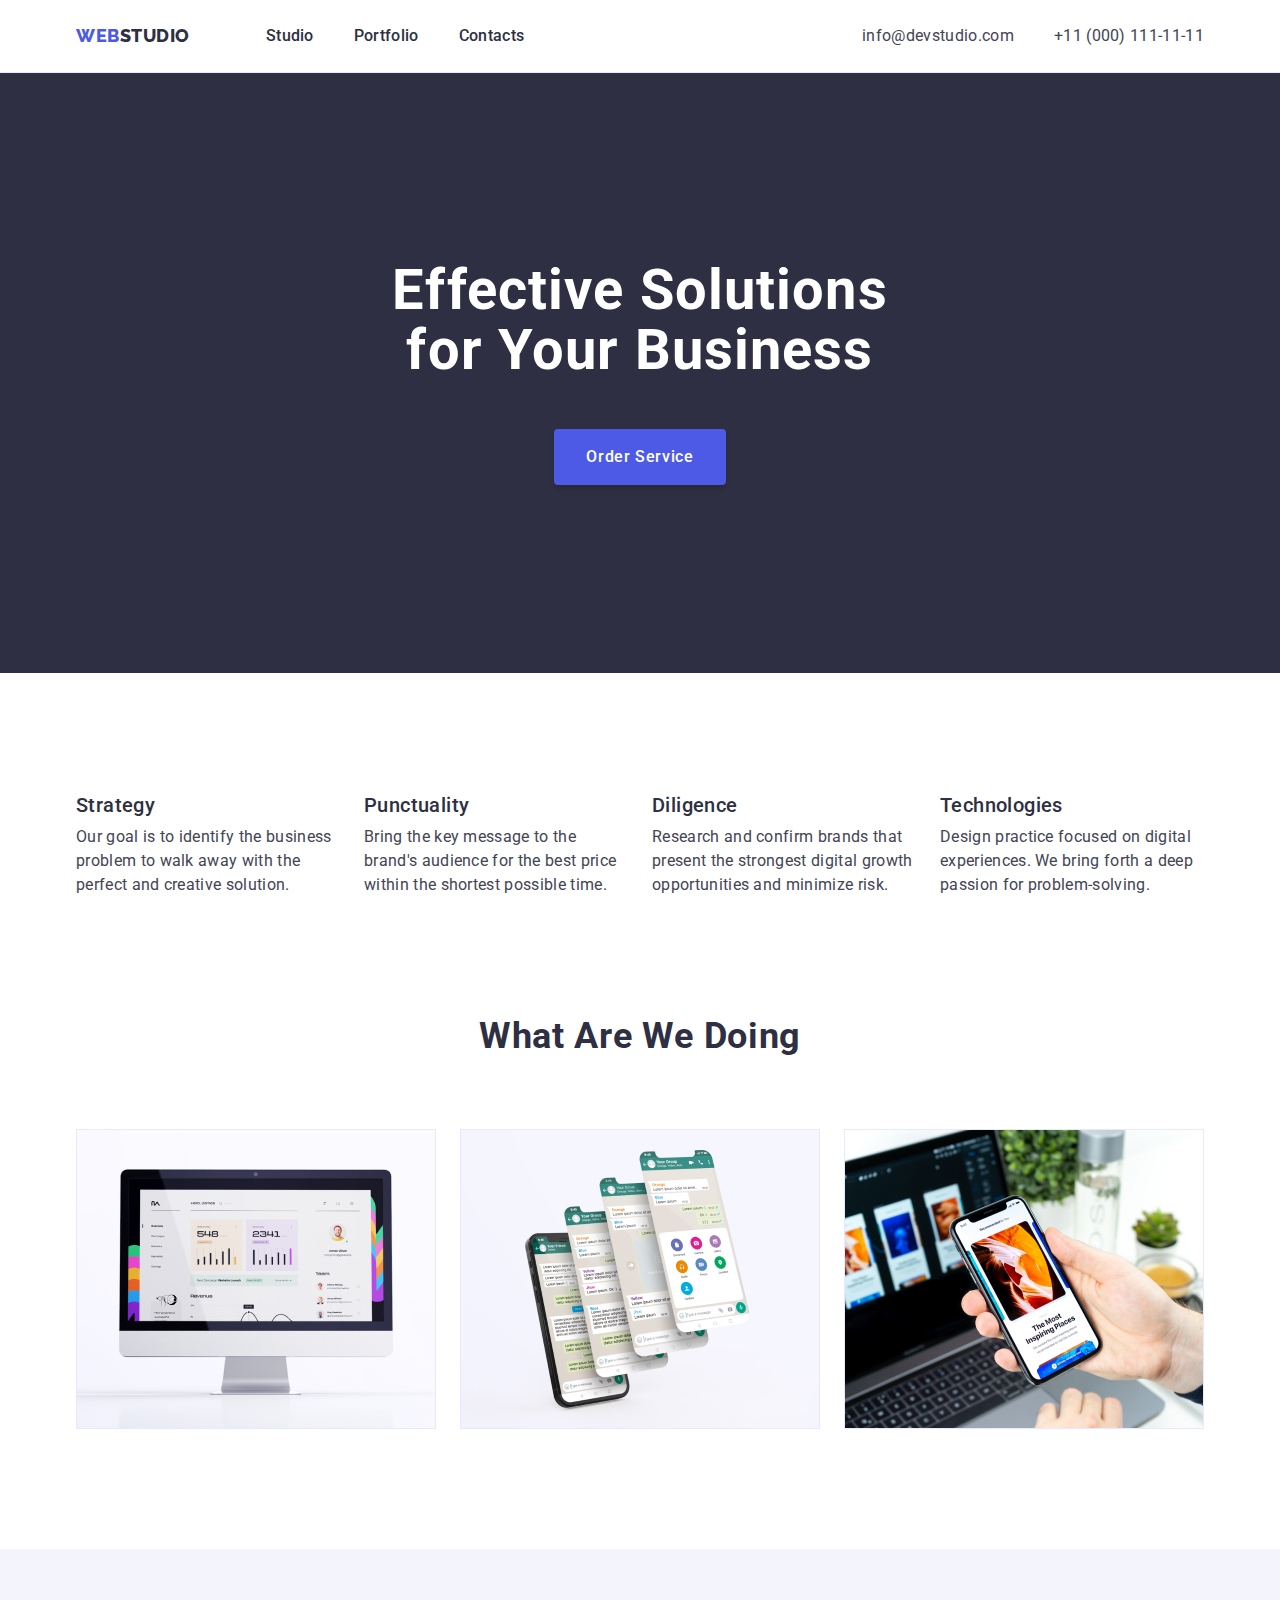
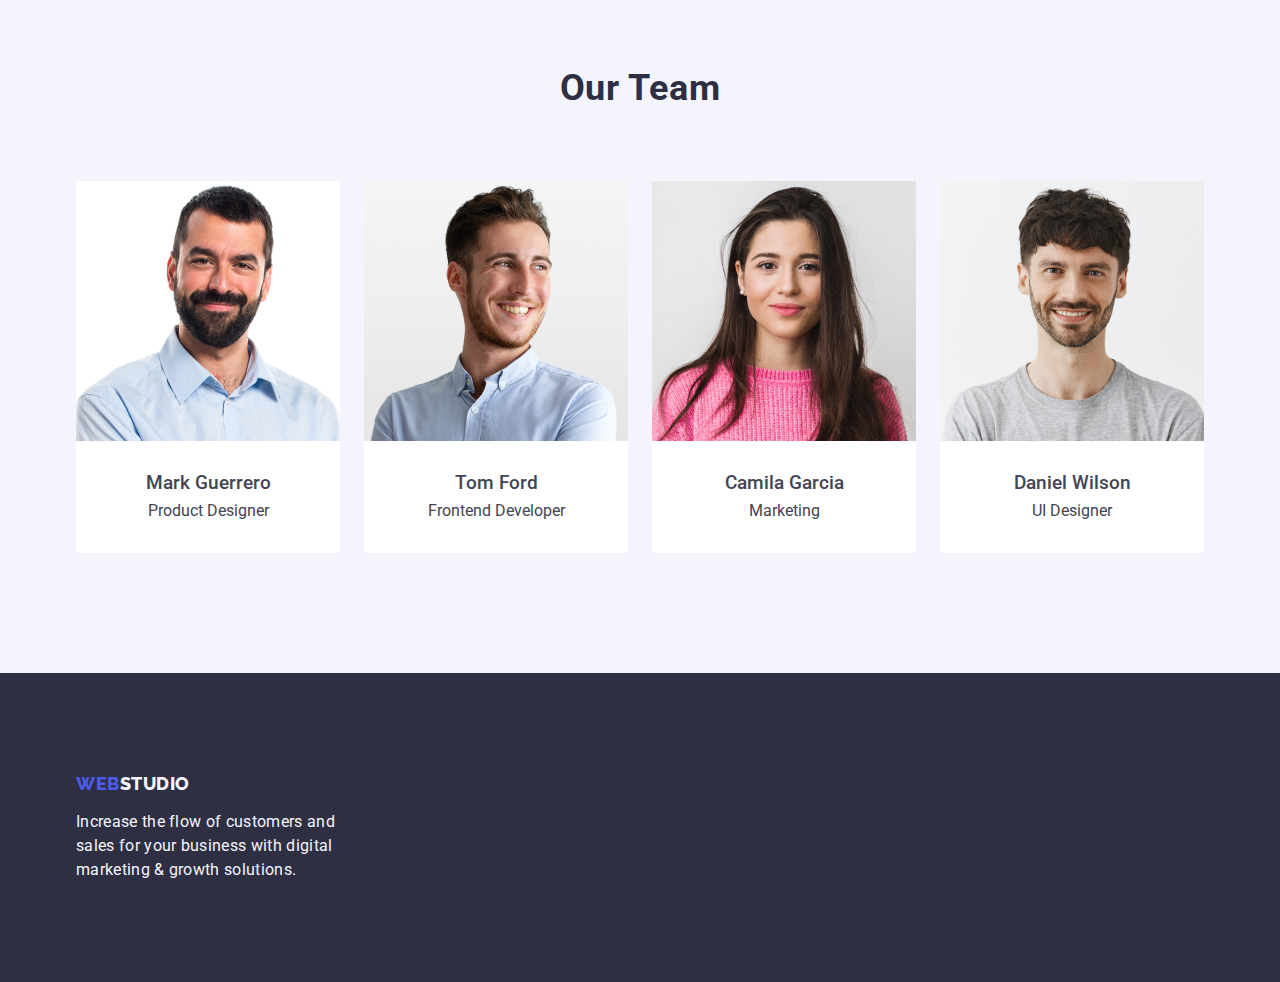
<file: index.html>
<!DOCTYPE html>
<html lang="en">

<head>
    <meta charset="UTF-8">
    <meta http-equiv="X-UA-Compatible" content="IE=edge">
    <meta name="viewport" content="width=device-width, initial-scale=1.0">
    <meta name="description" content="Effective Solutions for Your Business">
    <title>WebStudio</title>
    <link rel="preconnect" href="https://fonts.googleapis.com">
    <link rel="preconnect" href="https://fonts.gstatic.com" crossorigin>
    <link href="https://fonts.googleapis.com/css2?family=Raleway:wght@800&family=Roboto:wght@400;500;700&display=swap"
        rel="stylesheet">
    <link rel="stylesheet" href="https://cdn.jsdelivr.net/npm/modern-normalize@2.0.0/modern-normalize.min.css">
    <link rel="stylesheet" href="./css/styles.css">
</head>

<body>
    <!-- Header section -->
    <header class="header">
        <div class="header-container container">
            <nav class="header-nav list">
                <a class="header-logo link" href="./index.html" target="_self">
                    Web<span class="studio-dark">Studio</span>
                </a>
                <ul class="header-list list">
                    <li class="header-item">
                        <a class="header-link link" href="./index.html">Studio</a>
                    </li>
                    <li class="header-item">
                        <a class="header-link link" href="./portfolio.html">Portfolio</a>
                    </li>
                    <li class="header-item">
                        <a class="header-link link" href="">Contacts</a>
                    </li>
                </ul>
            </nav>
            <address class="address">
                <ul class="address-list list">
                    <li class="address-item ">
                        <a class="address-link link" href="mailto:info@devstudio.com">info@devstudio.com</a>
                    </li>
                    <li class="address-item">
                        <a class="address-link link" href="tel:+110001111111">+11 (000) 111-11-11</a>
                    </li>
                </ul>
            </address>
        </div>

    </header>
    <!-- Main block -->
    <main class="main">
        <!-- Hero image -->
        <section class="section hero">
            <div class="container">
                <h1 class="hero-title">Effective Solutions for Your Business</h1>
                <button class="hero-btm" type="button">Order Service</button>
            </div>
        </section>
        <!-- Section 1 -->
        <section class="section one">
            <div class="container">
                <h2 class="title visually-hidden">Our advantages</h2>
                <ul class="one-list list">
                    <li class="one-item">
                        <h3 class="subtitle">Strategy</h3>
                        <p class="text">
                            Our goal is to identify the business problem to walk away with the perfect and creative
                            solution.
                        </p>
                    </li>
                    <li class="one-item">
                        <h3 class="subtitle">Punctuality</h3>
                        <p class="text">
                            Bring the key message to the brand's audience for the best price within the shortest
                            possible time.
                        </p>
                    </li>
                    <li class="one-item">
                        <h3 class="subtitle">Diligence</h3>
                        <p class="text">
                            Research and confirm brands that present the strongest digital growth opportunities and
                            minimize risk.
                        </p>
                    </li>
                    <li class="one-item">
                        <h3 class="subtitle">Technologies</h3>
                        <p class="text">
                            Design practice focused on digital experiences. We bring forth a deep passion for
                            problem-solving.
                        </p>
                    </li>
                </ul>
            </div>
        </section>
        <!-- Section 2 -->
        <section class="section two">
            <div class="container">
                <h2 class="title">What are we doing</h2>
                <ul class="two-list list">
                    <li class="two-item">
                        <img src="./images/section2(1).jpg" alt="Computer" width="360" height="300">
                    </li>
                    <li class="two-item">
                        <img src="./images/section2(2).jpg" alt="Mobile phone" width="360" height="300">
                    </li>
                    <li class="two-item">
                        <img src="./images/section2(3).jpg" alt="Laptop and mobile phone" width="360" height="300">
                    </li>
                </ul>
            </div>
        </section>
        <!-- Section 3 -->
        <section class="section three">
            <div class="container">
                <h2 class="title">Our Team</h2>
                <ul class="three-list list">
                    <li class="three-item">
                        <img class="img-three" src="./images/section3(1).jpg" alt="Product Designer - Mark Guerrero"
                            width="264" height="260">
                        <div class="member">
                            <h3 class="subtitle-three">Mark Guerrero</h3>
                            <p class="text-three">Product Designer</p>
                        </div>
                    </li>
                    <li class="three-item">
                        <img class="img-three" src="./images/section3(2).jpg" alt="Frontend Developer - Tom Ford"
                            width="264" height="260">
                        <div class="member">
                            <h3 class="subtitle-three">Tom Ford</h3>
                            <p class="text-three">Frontend Developer</p>
                        </div>
                    </li>
                    <li class="three-item">
                        <img class="img-three" src="./images/section3(3).jpg" alt="Marketing - Camila Garcia"
                            width="264" height="260">
                        <div class="member">
                            <h3 class="subtitle-three">Camila Garcia</h3>
                            <p class="text-three">Marketing</p>
                        </div>
                    </li>
                    <li class="three-item">
                        <img class="img-three" src="./images/section3(4).jpg" alt="UI Designer - Daniel Wilson"
                            width="264" height="260">
                        <div class="member">
                            <h3 class="subtitle-three">Daniel Wilson</h3>
                            <p class="text-three">UI Designer</p>
                        </div>
                    </li>
                </ul>
            </div>
        </section>
    </main>
    <!-- Footer section -->
    <footer class="footer">
        <div class="container">
            <a class="footer-logo link" href="./index.html">
                Web<span class="studio-light">Studio</span>
            </a>
            <p class="footer-text">
                Increase the flow of customers and sales for your business with digital marketing & growth solutions.
            </p>
        </div>
    </footer>
</body>

</html>
</file>
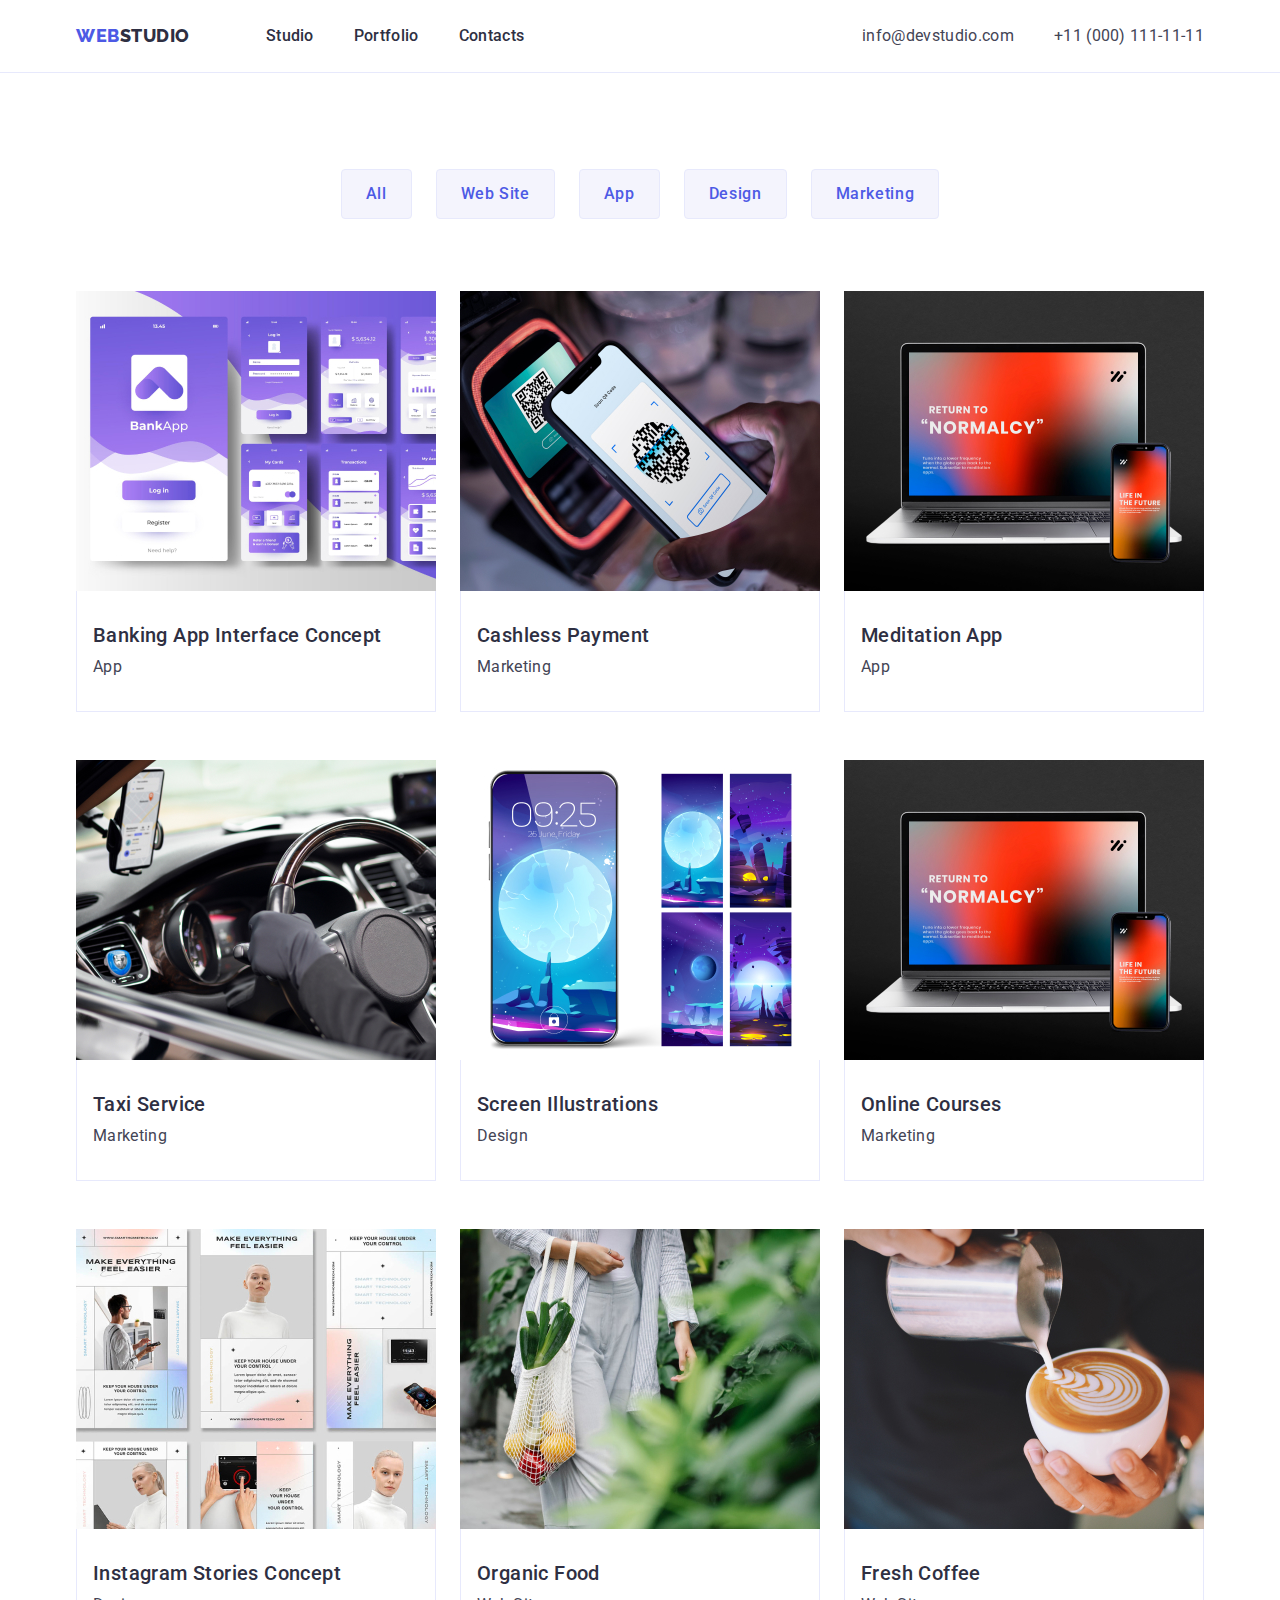
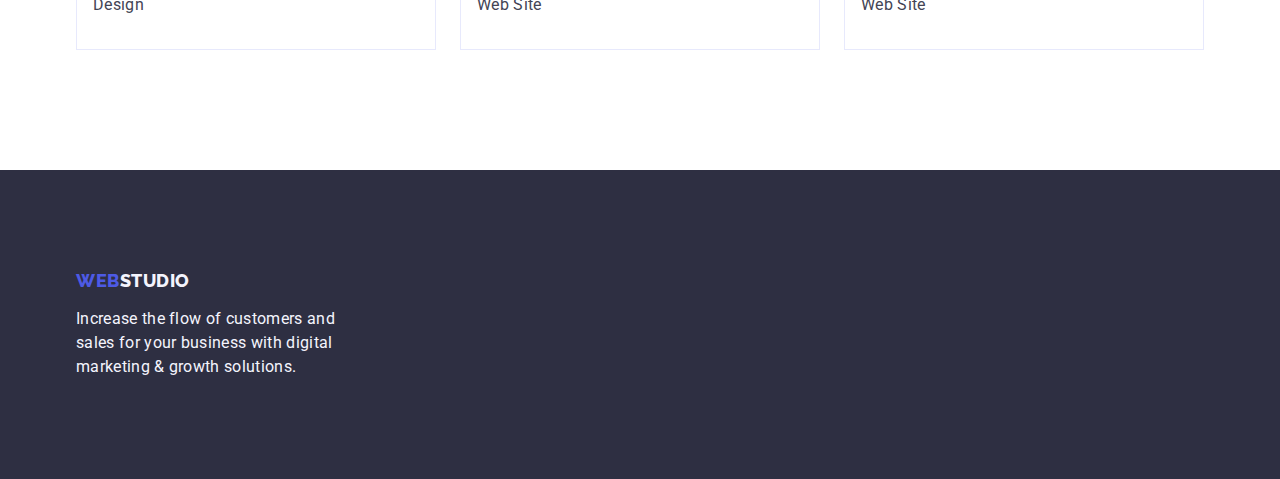
<file: portfolio.html>
<!DOCTYPE html>
<html lang="en">

<head>
    <meta charset="UTF-8">
    <meta http-equiv="X-UA-Compatible" content="IE=edge">
    <meta name="viewport" content="width=device-width, initial-scale=1.0">
    <meta name="description" content="Effective Solutions for Your Business">
    <title>WebStudio</title>
    <link rel="preconnect" href="https://fonts.googleapis.com">
    <link rel="preconnect" href="https://fonts.gstatic.com" crossorigin>
    <link href="https://fonts.googleapis.com/css2?family=Raleway:wght@800&family=Roboto:wght@400;500;700&display=swap"
        rel="stylesheet">
    <link rel="stylesheet" href="https://cdn.jsdelivr.net/npm/modern-normalize@2.0.0/modern-normalize.min.css">
    <link rel="stylesheet" href="./css/styles.css">

</head>

<body>
    <!-- Header section -->
<header class="header">
    <div class="header-container container">
        <nav class="header-nav list">
            <a class="header-logo link" href="./index.html" target="_self">
                Web<span class="studio-dark">Studio</span>
            </a>
            <ul class="header-list list">
                <li class="header-item">
                    <a class="header-link link" href="./index.html">Studio</a>
                </li>
                <li class="header-item">
                    <a class="header-link link" href="./portfolio.html">Portfolio</a>
                </li>
                <li class="header-item">
                    <a class="header-link link" href="">Contacts</a>
                </li>
            </ul>
        </nav>
        <address class="address">
            <ul class="address-list list">
                <li class="address-item ">
                    <a class="address-link link" href="mailto:info@devstudio.com">info@devstudio.com</a>
                </li>
                <li class="address-item">
                    <a class="address-link link" href="tel:+110001111111">+11 (000) 111-11-11</a>
                </li>
            </ul>
        </address>
    </div>

</header>
    <!-- Main block -->
    <main>
        <!-- Filters -->
        <section class="section-portfolio">
            <div class="container">
                <h1 class="visually-hidden">Our portfolio</h1>
                <ul class="list btn-list">
                    <li><button class="filters-btn" type="button">All</button></li>
                    <li><button class="filters-btn" type="button">Web Site</button></li>
                    <li><button class="filters-btn" type="button">App</button></li>
                    <li><button class="filters-btn" type="button">Design</button></li>
                    <li><button class="filters-btn" type="button">Marketing</button></li>
                </ul>

                
                <ul class="list-portfolio list">
                    <li class="list-portfolio-item">
                        <a class="link" href="">
                            <img src="./images/page2/Row1/img1.jpg" alt="Banking App" width="360" height="300">
                            <div class="app">
                                <h2 class="subtitle">Banking App Interface Concept</h2>
                                <p class="text">App</p>
                            </div>
                        </a>
                    </li>
                    <li class="list-portfolio-item">
                        <a class="link" href="">
                            <img src="./images/page2/Row1/img2.jpg" alt="Cashless Payment" width="360" height="300">
                            <div class="app">
                                <h2 class="subtitle">Cashless Payment</h2>
                                <p class="text">Marketing</p>
                            </div>
                        </a>
                    </li>
                    <li class="list-portfolio-item">
                        <a class="link" href="">
                            <img src="./images/page2/Row1/img3.jpg" alt="Meditation App" width="360" height="300">
                            <div class="app">
                                <h2 class="subtitle">Meditation App</h2>
                                <p class="text">App</p>
                            </div>
                        </a>
                    </li>
                    <li class="list-portfolio-item">
                        <a class="link" href="">
                            <img src="./images/page2/Row2/img1.jpg" alt="Taxi Service" width="360" height="300">
                            <div class="app">
                                <h2 class="subtitle">Taxi Service</h2>
                                <p class="text">Marketing</p>
                            </div>
                        </a>
                    </li>
                    <li class="list-portfolio-item">
                        <a class="link" href="">
                            <img src="./images/page2/Row2/img2.jpg" alt="Screen Illustrations" width="360" height="300">
                            <div class="app">
                                <h2 class="subtitle">Screen Illustrations</h2>
                                <p class="text">Design</p>
                            </div>
                        </a>
                    </li>
                    <li class="list-portfolio-item">
                        <a class="link" href="">
                            <img src="./images/page2/Row1/img3.jpg" alt="Online Courses" width="360" height="300">
                            <div class="app">
                                <h2 class="subtitle">Online Courses</h2>
                                <p class="text">Marketing</p>
                            </div>
                        </a>
                    </li>

                    <li class="list-portfolio-item">
                        <a class="link" href="">
                            <img src="./images/page2/Row3/img1.jpg" alt="Instagram Stories Concept" width="360"
                                height="300">
                            <div class="app">
                                <h2 class="subtitle">Instagram Stories Concept</h2>
                                <p class="text">Design</p>
                            </div>
                        </a>
                    </li>
                    <li class="list-portfolio-item">
                        <a class="link" href="">
                            <img src="./images/page2/Row3/img2.jpg" alt="Screen Illustrations" width="360" height="300">
                            <div class="app">
                                <h2 class="subtitle">Organic Food</h2>
                                <p class="text">Web Site</p>
                            </div>
                        </a>
                    </li>
                    <li class="list-portfolio-item">
                        <a class="link" href="">
                            <img src="./images/page2/Row3/img3.jpg" alt="Fresh Coffee" width="360" height="300">
                            <div class="app">
                                <h2 class="subtitle">Fresh Coffee</h2>
                                <p class="text">Web Site</p>
                            </div>
                        </a>
                    </li>

                </ul>
            </div>


        </section>
    </main>
    <!-- Footer section -->
    <footer class="footer">
        <div class="container">
            <a class="footer-logo link" href="./index.html">
                Web<span class="studio-light">Studio</span>
            </a>
            <p class="footer-text">
                Increase the flow of customers and sales for your business with digital marketing & growth solutions.
            </p>
        </div>
    </footer>
</body>

</html>
</file>
<file: css/styles.css>
:root {
    --logo-dark: #2E2F42;
    --logo-light: #F4F4FD;
    --btn: #4D5AE5;
    --text: #434455;
}

.container {
    width: 1158px;
    margin-left: auto;
    margin-right: auto;
    padding-left: 15px;
    padding-right: 15px;
}


/* Common styles */
body {
    font-family: "Roboto", sans-serif;
    color: #434455;
    background-color: #FFFFFF;

}

.text {
    font-weight: 400;
    font-size: 16px;
    line-height: 1.5;
    letter-spacing: 0.02em;
    color: var(--text);
}

.title {
    font-weight: 700;
    font-size: 36px;
    line-height: 1.11;
    text-align: center;
    letter-spacing: 0.02em;
    text-transform: capitalize;
    color: var(--logo-dark);
    margin-bottom: 72px;
}

.subtitle {
    font-weight: 500;
    font-size: 20px;
    line-height: 1.2;
    letter-spacing: 0.02em;
    color: #2E2F42;
    margin-bottom: 8px;
}

.section {
    padding-bottom: 120px;
}

img {
    display: block;
}

/* Reset */
h1,
h2,
h3,
h4,
h5,
h6,
p {
    margin: 0;
}

.list,
ul,
ol {
    list-style: none;
    margin: 0;
    padding: 0;
}

.link,
a {
    text-decoration: none;
    color: currentColor;
}

.btn,
button {
    font-family: inherit;
    cursor: pointer;
}

/* Header styles */
.header {
    background-color: #FFFFFF;
    border-bottom: 1px solid #e7e9fc;
    
    
}

.header-container {
    display: flex;
    justify-content: space-between;
    align-items: center;
}

.header-nav {
    display: flex;
    align-items: center;
}

.header-logo {
    font-weight: 800;
    font-size: 18px;
    line-height: 1.17;
    letter-spacing: 0.03em;
    text-transform: uppercase;
    color: var(--btn);
    font-family: "Raleway", sans-serif;
    margin-right: 76px;
}

.footer-logo {
    font-weight: 800;
    font-size: 18px;
    line-height: 1.17;
    letter-spacing: 0.03em;
    text-transform: uppercase;
    color: #4D5AE5;
    font-family: Raleway, sans-serif;
    display: inline-block;
    margin-bottom: 16px;
}

.web {
    color: #4D5AE5;
}

.studio-dark {
    color: var(--logo-dark);
}

.studio-light {
    color: var(--logo-light);
}

.header-list {
    display: flex;
    gap: 40px;
}

.header-item {
    
}

.header-link {
    display: flex;
    font-weight: 500;
    font-size: 16px;
    line-height: 1.5;
    letter-spacing: 0.02em;
    color: var(--logo-dark);
    padding: 24px 0;
}

.header-link:hover,
.header-link:focus {
    color: #404bbf;
}

.address {
    font-style: normal;
}

.address-list {
    display: flex;
    align-items: center;
    gap: 40px;
}

.address-item {
    font-weight: 400;
    font-style: normal;
    font-size: 16px;
    line-height: 1.5;
    letter-spacing: 0.02em;
    color: #434455;
}

.address-link:hover,
.address-link:focus {
    color: #404bbf;
}

/* Hero styles*/
.hero {
    background-color: #2E2F42;
    padding-top: 188px;
    padding-bottom: 188px;
}

.hero-title {
    font-weight: 700;
    font-size: 56px;
    line-height: 1.07;
    text-align: center;
    letter-spacing: 0.02em;
    color: #FFFFFF;
    max-width: 496px;
    height: 120px;
    margin: auto;

}

.hero-btm {
    font-weight: 500;
    font-size: 16px;
    line-height: 1.5;
    letter-spacing: 0.04em;
    color: #FFFFFF;
    background-color: #4D5AE5;
    margin: auto;
    padding: 16px 32px;
    box-shadow: 0px 4px 4px rgba(0, 0, 0, 0.15);
    border: none;
    margin-top: 48px;
    display: block;
    min-width: 169px;
    height: 56px;
    border-radius: 4px;
}

.hero-btm:hover,
.hero-btm:focus {
    background-color: #404BBF;
}

/* Section 1 */

.one {
    padding-top: 120px;
    padding-bottom: 120px;
}

.one-list {
    display: flex;
    justify-content: space-between;
    gap: 24px;
}

.one-item {
    width: calc((100% - 72px) / 4)
}
.two-item {
    width: calc((100% - 48px) / 3);
}

.two-list {
    display: flex;
    gap: 24px;
}

.footer {
    background-color: #2E2F42;
}

.three {
    background-color: #F4F4FD;
    padding: 120px 0;
}

.three-list {
    display: flex;
    gap: 24px;

}

.three-item {
    background-color: #FFFFFF;
    width: calc((100% - 72px) / 4);
    border-radius: 0px 0px 4px 4px;

}

.member {
    padding: 32px 16px;

}
.subtitle-three {
    text-align: center;
    margin-bottom: 8px;
    font-weight: 500;

}
.text-three {
    text-align: center;
}

.filters-btn {
    font-weight: 500;
    font-size: 16px;
    letter-spacing: 0.04em;
    color: var(--btn);
    background-color: var(--logo-light);
    line-height: 1.5;
    text-align: center;
    cursor: pointer;
    padding: 12px 24px;
    border: 1px solid #e7e9fc;
    border-radius: 4px;
}

.filters-btn:hover,
.filters-btn:focus {
    color: #FFFFFF;
    background-color: #404BBF;
    border: 1px solid transparent;

}

.footer {
    padding-top: 100px;
    padding-bottom: 100px;
}

.footer-text {
    font-weight: 400;
    font-size: 16px;
    line-height: 1.5;
    letter-spacing: 0.02em;
    color: #F4F4FD;
    width: 264px;
    height: 72px;
    
}

.btn-list {
    display: flex;
    justify-content: center;
    gap: 24px;
    margin-bottom: 72px;

}
.section-portfolio {
    padding-top: 96px;
    padding-bottom: 120px;
}
.list-portfolio {
    display: flex;
    flex-wrap: wrap;
    column-gap: 24px;
    row-gap: 48px;
    

}
.list-portfolio-item {
    width: calc((100% - 48px) / 3);
}
.app {
    padding: 32px 16px;
    border: 1px solid #e7e9fc;
    border-top: none;
    
}
.visually-hidden {
    position: absolute;
        width: 1px;
        height: 1px;
        margin: -1px;
        border: 0;
        padding: 0;
    
        white-space: nowrap;
        clip-path: inset(100%);
        clip: rect(0 0 0 0);
        overflow: hidden;
}
</file>
